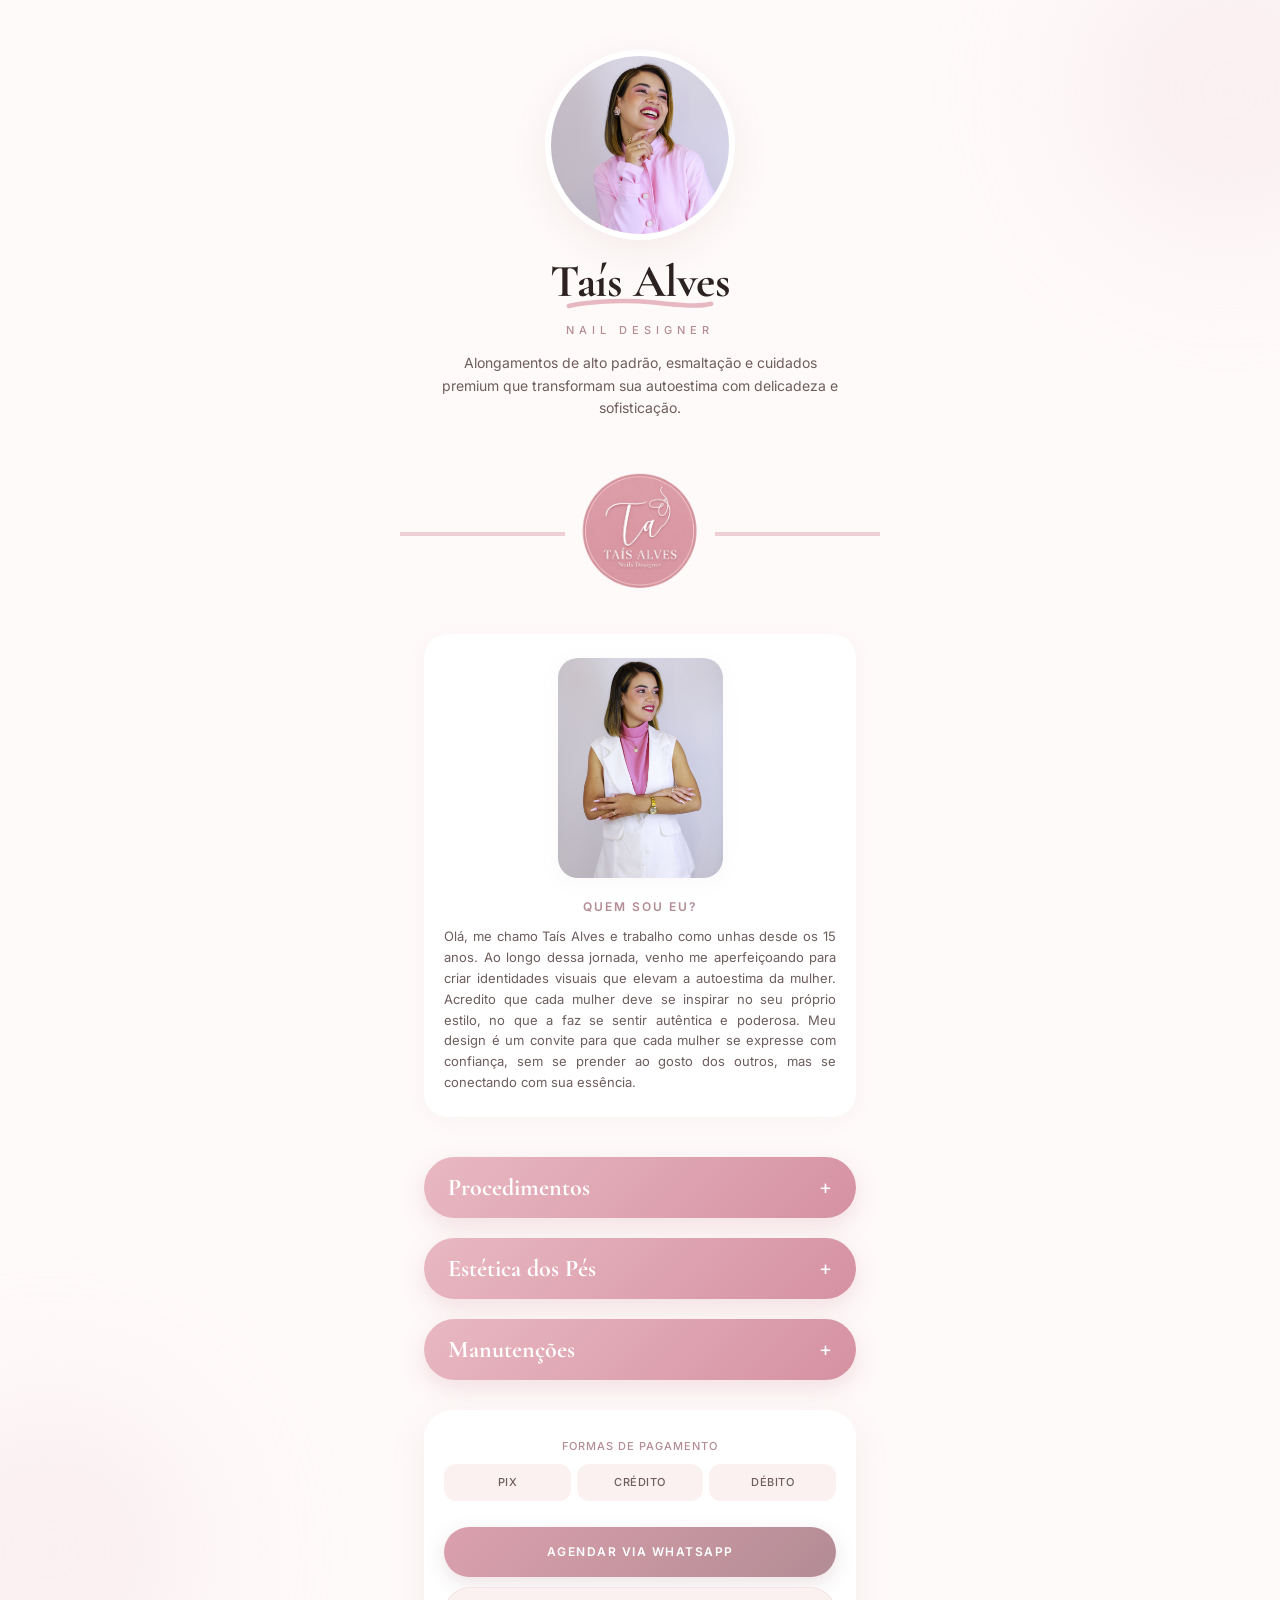
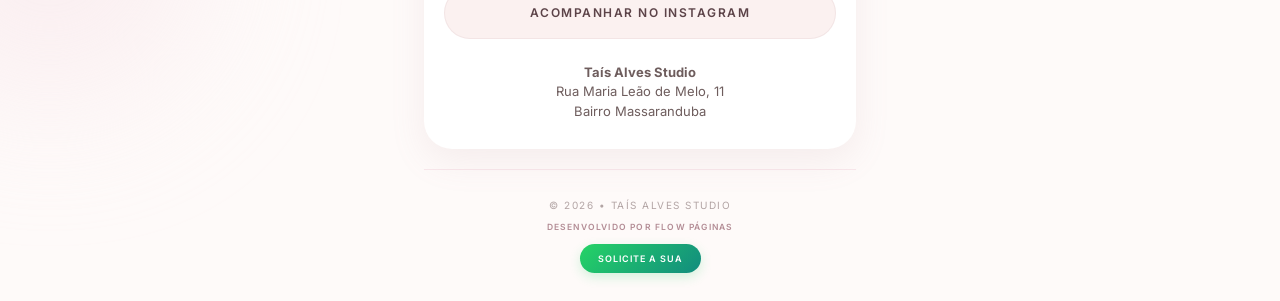
<file: index.html>
<!DOCTYPE html>
<html lang="pt-BR">
<head>
<meta charset="UTF-8" />
<meta name="viewport" content="width=device-width, initial-scale=1.0, maximum-scale=5.0"/>
<title>Taís Alves — Nail Designer</title>
<link rel="preconnect" href="https://fonts.googleapis.com">
<link rel="preconnect" href="https://fonts.gstatic.com" crossorigin>
<link href="https://fonts.googleapis.com/css2?family=Inter:wght@300;400;500;600&family=Cormorant+Garamond:ital,wght=0,400;0,500;0,600;0,700;1,400&display=swap" rel="stylesheet">
<style>
:root{
  --bg: #fefaf9;
  --bg-sub: #fbf1f0;
  --rosa-soft: #f8e7eb;
  --rosa-medium: #e8b8c2;
  --rosa-dark: #b38c95;
  --gold: #c8a27a;
  --texto-main: #2d2222;
  --texto-muted: #6e5d5d;
  --branco: #ffffff;
  --shadow-sm: 0 4px 20px rgba(179,140,149,0.06);
  --shadow-md: 0 12px 35px rgba(179,140,149,0.12);
}

*{
  margin:0;
  padding:0;
  box-sizing:border-box;
}

html, body {
  width: 100%;
  max-width: 100%;
  background: var(--bg);
  overflow-x: hidden;
}

body{
  font-family: 'Inter', sans-serif;
  color: var(--texto-main);
  line-height: 1.5;
  position: relative;
}

img{
  display: block;
  max-width: 100%;
  height: auto;
}

a{
  text-decoration: none;
  color: inherit;
}

.container{
  width: 100%;
  max-width: 480px;
  margin: 0 auto;
  padding: 0 24px;
  position: relative;
  z-index: 10;
}

/* DEGRADÊS DE FUNDO ESTÁTICOS */
.bg-glow {
  position: absolute;
  top: 0;
  left: 0;
  width: 100%;
  height: 100%;
  pointer-events: none;
  z-index: 1;
  overflow: hidden;
}

.glow-orb {
  position: absolute;
  width: 300px;
  height: 300px;
  border-radius: 50%;
  background: var(--rosa-soft);
  filter: blur(70px);
  opacity: 0.6;
}

.orb-tr { top: -60px; right: -100px; } 
.orb-bl { bottom: 200px; left: -100px; } 

/* HERO SECTION */
.hero{
  padding: 50px 0 10px;
  background: transparent;
  text-align: center;
}

.hero-content{
  width: 100%;
}

.hero-img{
  width: 190px;
  height: 190px;
  border-radius: 50%;
  overflow: hidden;
  margin: 0 auto;
  border: 6px solid var(--branco);
  box-shadow: var(--shadow-md);
  position: relative;
}

.hero-img img{
  width: 100%;
  height: 100%;
  object-fit: cover;
  object-position: center 18%;
}

.hero-name-container {
  display: inline-block;
  position: relative;
  margin-top: 20px;
}

.hero-name{
  font-family: 'Cormorant Garamond', serif;
  font-size: 46px;
  line-height: 0.95;
  font-weight: 700;
  color: var(--texto-main);
  letter-spacing: -0.5px;
}

/* ANIMAÇÃO DA PINCELADA EFEITO DESENHO */
.brush-stroke {
  position: absolute;
  bottom: -8px;
  left: 50%;
  transform: translateX(-50%);
  width: 150px;
  height: auto;
  pointer-events: none;
}

.brush-stroke path {
  stroke-dasharray: 300;
  stroke-dashoffset: 300;
  animation: drawStroke 1.8s cubic-bezier(0.4, 0, 0.2, 1) forwards;
  animation-delay: 0.5s;
}

@keyframes drawStroke {
  to {
    stroke-dashoffset: 0;
  }
}

.hero-role{
  margin-top: 18px;
  font-size: 11px;
  font-weight: 500;
  letter-spacing: 5px;
  text-transform: uppercase;
  color: var(--rosa-dark);
}

.hero p{
  margin-top: 14px;
  font-size: 14px;
  line-height: 1.6;
  color: var(--texto-muted);
  padding: 0 10px;
}

/* DIVISÓRIA DA LOGO COM LINHAS INFINITAS */
.brand-logo-divider-container {
  display: flex;
  align-items: center;
  justify-content: center;
  width: auto;
  margin-left: -24px;  
  margin-right: -24px; 
  padding: 35px 0 20px;
  gap: 0;
}

.brand-logo-divider-container::before,
.brand-logo-divider-container::after {
  content: "";
  flex: 1;
  height: 4px;
  background: var(--rosa-medium);
  opacity: 0.65;
}

.brand-logo-inner {
  padding: 0 5px; 
  flex-shrink: 0;
  display: flex;
  align-items: center;
}

.brand-logo-inner img {
  width: 140px; 
  height: auto;
  display: block;
}

/* SECTIONS E ACORDION */
.section{
  padding: 10px 0;
  position: relative;
}

.accordion-trigger {
  width: 100%;
  border: none;
  padding: 16px 24px;
  border-radius: 50px;
  background: linear-gradient(135deg, var(--rosa-medium), #d591a2);
  color: var(--branco);
  display: flex;
  justify-content: space-between;
  align-items: center;
  font-family: 'Cormorant Garamond', serif;
  font-size: 24px;
  font-weight: 700;
  cursor: pointer;
  box-shadow: 0 8px 22px rgba(213,145,162, 0.25);
  transition: all 0.3s ease;
  outline: none;
}

.accordion-trigger::after {
  content: '+';
  font-family: 'Inter', sans-serif;
  font-size: 20px;
  font-weight: 400;
  color: var(--branco);
}

.accordion-trigger.active {
  background: linear-gradient(135deg, #d591a2, var(--rosa-dark));
  box-shadow: 0 4px 12px rgba(213,145,162, 0.15);
}

.accordion-trigger.active::after {
  content: '−';
}

.accordion-content {
  max-height: 0;
  overflow: hidden;
  transition: max-height 0.4s cubic-bezier(0.4, 0, 0.2, 1);
}

.accordion-wrapper {
  padding: 16px 2px;
  display: flex;
  flex-direction: column;
  gap: 14px;
}

/* QUEM SOU EU */
.about-section {
  padding: 10px 0 30px;
}

.about{
  background: var(--branco);
  padding: 24px 20px;
  border-radius: 24px;
  box-shadow: var(--shadow-sm);
  display: flex;
  flex-direction: column;
  align-items: center;
  text-align: center;
  gap: 20px;
}

.about-image {
  flex-shrink: 0;
}

.about-image img{
  width: 165px;
  height: 220px;
  border-radius: 20px;
  object-fit: cover;
  object-position: center 20%;
  box-shadow: var(--shadow-sm);
}

.about-text{
  width: 100%;
}

.about-text h3{
  font-size: 12px;
  font-weight: 600;
  letter-spacing: 2px;
  text-transform: uppercase;
  color: var(--rosa-dark);
  margin-bottom: 10px;
}

.about-text p{
  font-size: 13px;
  line-height: 1.6;
  color: var(--texto-muted);
  text-align: justify;
}

/* CONTAINER PADRÃO DE SERVIÇOS */
.service-block {
  background: var(--branco);
  padding: 16px;
  border-radius: 24px;
  box-shadow: var(--shadow-sm);
  display: flex;
  flex-direction: row;
  align-items: center;
  gap: 16px;
}

.service-block-image {
  flex-shrink: 0;
}

.service-block-image img {
  width: 100px;
  height: 135px;
  border-radius: 16px;
  object-fit: cover;
}

.service-block-text {
  flex: 1;
}

.service-block-text h4 {
  font-family: 'Cormorant Garamond', serif;
  font-size: 21px;
  font-weight: 700;
  color: var(--texto-main);
  margin-bottom: 4px;
  line-height: 1.2;
}

.service-block-text h5 {
  font-size: 9px;
  font-weight: 600;
  letter-spacing: 1.5px;
  text-transform: uppercase;
  color: var(--rosa-dark);
  margin-bottom: 2px;
}

.service-block-text p {
  font-size: 12px;
  line-height: 1.45;
  color: var(--texto-muted);
}

/* CONTATOS E PAGAMENTO */
.payment-section {
  padding: 20px 0;
}

.payment-box{
  background: var(--branco);
  padding: 28px 20px;
  border-radius: 28px;
  box-shadow: var(--shadow-md);
}

.payment-list{
  display: grid;
  grid-template-columns: repeat(3, 1fr);
  gap: 6px;
  margin-top: 10px;
}

.payment-item{
  padding: 10px 4px;
  border-radius: 12px;
  background: var(--bg-sub);
  font-size: 11px;
  font-weight: 500;
  letter-spacing: 0.5px;
  text-transform: uppercase;
  color: var(--texto-muted);
  text-align: center;
}

.socials{
  margin-top: 26px;
  display: flex;
  flex-direction: column;
  gap: 10px;
}

.socials a{
  padding: 16px;
  border-radius: 50px;
  font-size: 12px;
  font-weight: 600;
  letter-spacing: 1.5px;
  text-transform: uppercase;
  text-align: center;
}

.btn-instagram{
  background: var(--bg-sub);
  color: #5c4348;
  border: 1px solid rgba(179,140,149,0.12);
}

.btn-whatsapp{
  background: linear-gradient(135deg, #dba0ad, var(--rosa-dark));
  color: var(--branco);
  box-shadow: 0 6px 18px rgba(179,140,149,0.25);
}

.address{
  margin-top: 24px;
  font-size: 13px;
  line-height: 1.5;
  color: var(--texto-muted);
  text-align: center;
}

/* FOOTER */
footer{
  padding: 28px 0;
  text-align: center;
  font-size: 10px;
  letter-spacing: 1.5px;
  text-transform: uppercase;
  color: #b2a4a4;
  border-top: 1px solid var(--rosa-soft);
  display: flex;
  flex-direction: column;
  align-items: center;
  gap: 8px;
}

.credits {
  font-size: 8.5px;
  font-weight: 600;
  letter-spacing: 1.2px;
  color: var(--rosa-dark);
  text-transform: uppercase;
}

/* MINI BOTÃO DE CAPTAÇÃO DA AGÊNCIA (PADRÃO PREMIUM DA PÁGINA) */
.btn-flow {
  display: inline-block;
  padding: 8px 18px;
  border-radius: 50px;
  font-size: 9px;
  font-weight: 600;
  letter-spacing: 1px;
  text-transform: uppercase;
  color: var(--branco);
  background: linear-gradient(135deg, #25D366, #128C7E);
  box-shadow: 0 4px 12px rgba(37, 211, 102, 0.2);
  transition: all 0.3s ease;
  margin-top: 2px;
}

.btn-flow:active {
  transform: scale(0.96);
  box-shadow: 0 2px 6px rgba(37, 211, 102, 0.15);
}
</style>
</head>
<body>

<div class="bg-glow">
  <div class="glow-orb orb-tr"></div>
  <div class="glow-orb orb-bl"></div>
</div>

<div class="container">

  <section class="hero">
    <div class="hero-content">
      <div class="hero-img">
        <img src="F1C.JPG" alt="Taís Alves">
      </div>

      <div class="hero-name-container">
        <h1 class="hero-name">Taís Alves</h1>
        <svg class="brush-stroke" viewBox="0 0 200 20" fill="none" xmlns="http://www.w3.org/2000/svg">
          <path d="M5 12C35 5 85 4 115 7C145 10 175 14 195 9" stroke="#e8b8c2" stroke-width="6" stroke-linecap="round" stroke-linejoin="round"/>
        </svg>
      </div>

      <div class="hero-role">Nail Designer</div>
      <p>Alongamentos de alto padrão, esmaltação e cuidados premium que transformam sua autoestima com delicadeza e sofisticação.</p>
    </div>
  </section>

  <div class="brand-logo-divider-container">
    <div class="brand-logo-inner">
      <img src="page12.png" alt="Taís Alves Nails Designer Logo">
    </div>
  </div>

  <section class="section about-section">
    <div class="about">
      <div class="about-image">
        <img src="F2Q.JPG" alt="Taís Alves">
      </div>
      <div class="about-text">
        <h3>Quem sou eu?</h3>
        <p>Olá, me chamo Taís Alves e trabalho como unhas desde os 15 anos. Ao longo dessa jornada, venho me aperfeiçoando para criar identidades visuais que elevam a autoestima da mulher. Acredito que cada mulher deve se inspirar no seu próprio estilo, no que a faz se sentir autêntica e poderosa. Meu design é um convite para que cada mulher se expresse com confiança, sem se prender ao gosto dos outros, mas se conectando com sua essência.</p>
      </div>
    </div>
  </section>

  <section class="section">
    <button class="accordion-trigger" aria-expanded="false">Procedimentos</button>
    <div class="accordion-content">
      <div class="accordion-wrapper">

        <div class="service-block">
          <div class="service-block-image">
            <img src="alonf.jpg" alt="Fibra de Vidro">
          </div>
          <div class="service-block-text">
            <h4>Fibra de Vidro</h4>
            <p>A fibra de vidro para unhas é um material composto por filamentos finos que, quando aplicados com um gel ou resina, reforçam a estrutura da unha, proporcionando alongamento leve, resistente e natural.</p>
          </div>
        </div>

        <div class="service-block">
          <div class="service-block-image">
            <img src="blida.jpg" alt="Blindagem Diamond">
          </div>
          <div class="service-block-text">
            <h4>Blindagem Diamond</h4>
            <p>Camada protetora ideal para blindar suas unhas naturais contra quebras estruturais e rachaduras, promovendo brilho uniforme por muito mais tempo.</p>
          </div>
        </div>

        <div class="service-block">
          <div class="service-block-image">
            <img src="unhasgel.jpg" alt="Esmaltação em Gel / Molde F1">
          </div>
          <div class="service-block-text">
            <h4>Esmaltação em Gel</h4>
            <p>O molde F1 para unhas em gel é um sistema de suporte técnico de alta precisão, desenvolvido para garantir o alongamento exato e simétrico das unhas.</p>
          </div>
        </div>

      </div>
    </div>
  </section>

  <section class="section">
    <button class="accordion-trigger" aria-expanded="false">Estética dos Pés</button>
    <div class="accordion-content">
      <div class="accordion-wrapper">

        <div class="service-block">
          <div class="service-block-image">
            <img src="spap.jpg" alt="SPA dos Pés">
          </div>
          <div class="service-block-text">
            <h4>SPA dos Pés</h4>
            <p>Tratamento relaxante com esfoliação, imersão em água morna e hidratação profunda para remover calosidades e renovar totalmente a pele.</p>
          </div>
        </div>

        <div class="service-block">
          <div class="service-block-image">
            <img src="Premium.png" alt="Pedicure Premium">
          </div>
          <div class="service-block-text">
            <h4>Pedicure Premium</h4>
            <p>Cuidado meticuloso focado na saúde e na estética das unhas dos pés, oferecendo corte correto, remoção higiênica de cutículas e acabamento limpo.</p>
          </div>
        </div>

      </div>
    </div>
  </section>

  <section class="section">
    <button class="accordion-trigger" aria-expanded="false">Manutenções</button>
    <div class="accordion-content">
      <div class="accordion-wrapper">

        <div class="service-block">
          <div class="service-block-image">
            <img src="along.png" alt="Alongamento">
          </div>
          <div class="service-block-text">
            <h5>Cuidados</h5>
            <h4>Alongamento</h4>
            <p>A manutenção deve ser realizada entre 15 e 20 dias para preservar resistência e beleza.</p>
          </div>
        </div>

        <div class="service-block">
          <div class="service-block-image">
            <img src="cuidados-2.png" alt="Esmaltação em Gel">
          </div>
          <div class="service-block-text">
            <h5>Cuidados</h5>
            <h4>Esmaltação em Gel</h4>
            <p>Evite remover em casa para não comprometer a saúde das unhas naturais.</p>
          </div>
        </div>

      </div>
    </div>
  </section>

  <section class="section payment-section">
    <div class="payment-box">
      <p style="font-size: 11px; text-transform: uppercase; letter-spacing: 1px; color: var(--rosa-dark); font-weight: 500; text-align: center;">Formas de pagamento</p>
      <div class="payment-list">
        <div class="payment-item">Pix</div>
        <div class="payment-item">Crédito</div>
        <div class="payment-item">Débito</div>
      </div>

      <div class="socials">
        <a href="https://wa.me/558299385421" class="btn-whatsapp" target="_blank">Agendar via WhatsApp</a>
        <a href="https://www.instagram.com/taisalves.naildesigner?utm_source=qr" class="btn-instagram" target="_blank">Acompanhar no Instagram</a>
      </div>

      <div class="address">
        <strong>Taís Alves Studio</strong><br>
        Rua Maria Leão de Melo, 11<br>
        Bairro Massaranduba
      </div>
    </div>
  </section>

  <footer>
    <span>© <span id="year"></span> • Taís Alves Studio</span>
    <span class="credits">DESENVOLVIDO POR FLOW PÁGINAS</span>
    <a href="https://wa.me/5534997131243" class="btn-flow" target="_blank">Solicite a sua</a>
  </footer>

</div>

<script>
  document.getElementById('year').textContent = new Date().getFullYear();

  document.querySelectorAll('.accordion-trigger').forEach(trigger => {
    trigger.addEventListener('click', function() {
      this.classList.toggle('active');
      const content = this.nextElementSibling;
      if (this.classList.contains('active')) {
        content.style.maxHeight = content.scrollHeight + "px";
        this.setAttribute('aria-expanded', 'true');
      } else {
        content.style.maxHeight = "0px";
        this.setAttribute('aria-expanded', 'false');
      }
    });
  });
</script>

</body>
</file>
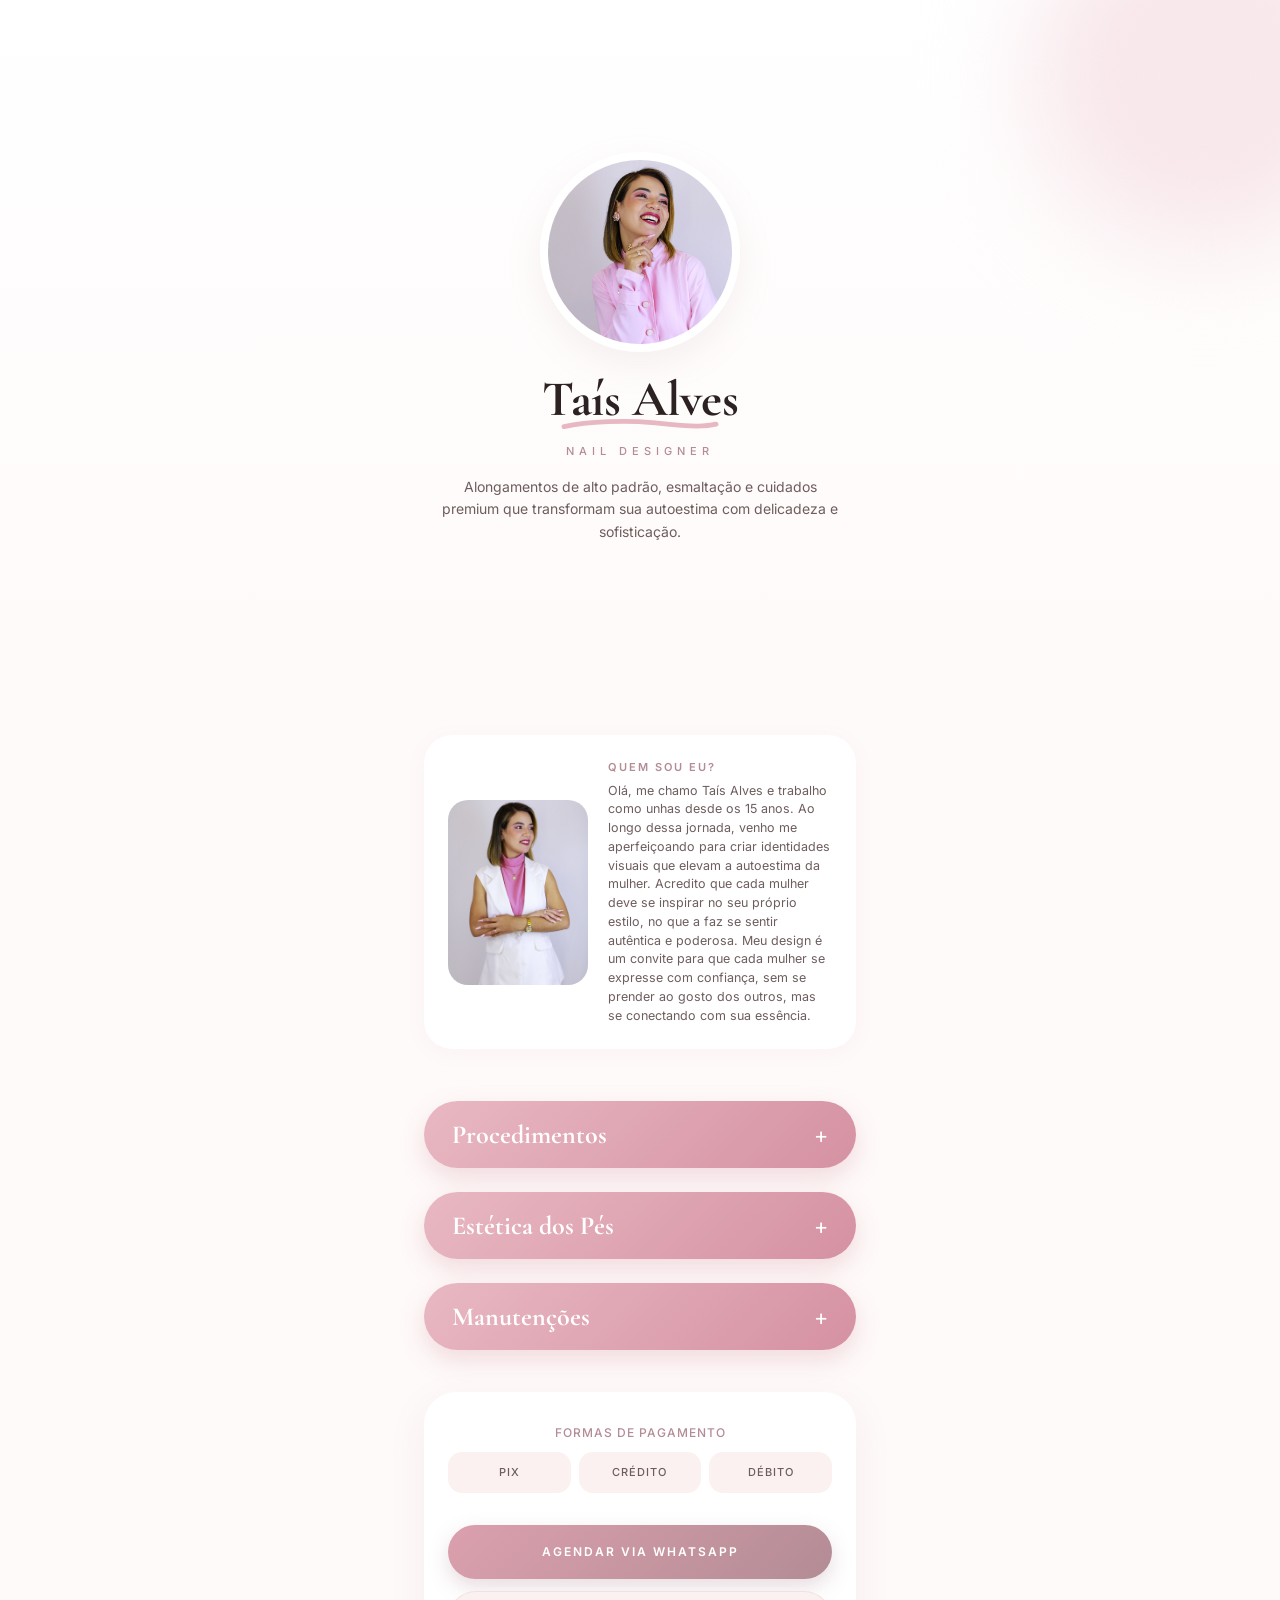
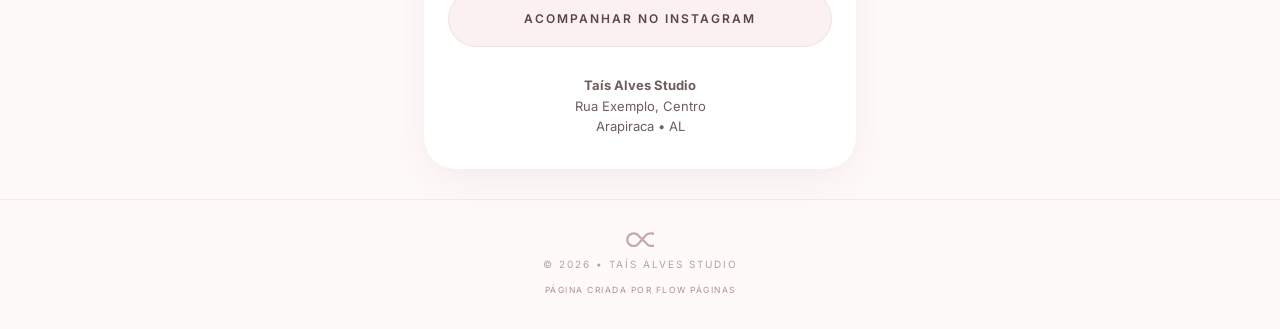
<file: page1.html>
<!DOCTYPE html>
<html lang="pt-BR">
<head>
<meta charset="UTF-8" />
<meta name="viewport" content="width=device-width, initial-scale=1.0"/>

<title>Taís Alves — Nail Designer</title>

<link rel="preconnect" href="https://fonts.googleapis.com">
<link rel="preconnect" href="https://fonts.gstatic.com" crossorigin>
<link href="https://fonts.googleapis.com/css2?family=Inter:wght@300;400;500;600&family=Cormorant+Garamond:ital,wght=0,400;0,500;0,600;0,700;1,400&display=swap" rel="stylesheet">

<style>
:root{
  --bg: #fefaf9;
  --bg-sub: #fbf1f0;
  --rosa-soft: #f8e7eb;
  --rosa-medium: #e8b8c2;
  --rosa-dark: #b38c95;
  --gold: #c8a27a;
  --texto-main: #2d2222;
  --texto-muted: #6e5d5d;
  --branco: #ffffff;
  --shadow-sm: 0 4px 20px rgba(179,140,149,0.06);
  --shadow-md: 0 12px 35px rgba(179,140,149,0.12);
}

*{
  margin:0;
  padding:0;
  box-sizing:border-box;
}

html{
  scroll-behavior:smooth;
  -webkit-text-size-adjust: 100%;
}

body{
  background: var(--bg);
  font-family: 'Inter', sans-serif;
  color: var(--texto-main);
  overflow-x: hidden;
  line-height: 1.5;
}

img{
  display: block;
  max-width: 100%;
  height: auto;
}

a{
  text-decoration: none;
  color: inherit;
}

.container{
  width: 100%;
  max-width: 480px;
  margin: 0 auto;
  padding: 0 24px;
}

/* HERO SECTION */
.hero{
  min-height: 75vh;
  display: flex;
  align-items: center;
  justify-content: center;
  position: relative;
  overflow: hidden;
  padding: 60px 0 40px;
  background: linear-gradient(180deg, var(--branco) 0%, var(--bg) 100%);
}

.hero::before{
  content: "";
  position: absolute;
  width: 350px;
  height: 350px;
  background: var(--rosa-soft);
  border-radius: 50%;
  top: -100px;
  right: -100px;
  filter: blur(50px);
  z-index: 1;
}

.hero-content{
  position: relative;
  z-index: 2;
  text-align: center;
  width: 100%;
}

.hero-img{
  width: 200px;
  height: 200px;
  border-radius: 50%;
  overflow: hidden;
  margin: 0 auto;
  border: 8px solid var(--branco);
  box-shadow: var(--shadow-md);
  position: relative;
}

.hero-img img{
  width: 100%;
  height: 100%;
  object-fit: cover;
  object-position: center 18%;
}

.hero-name-container {
  display: inline-block;
  position: relative;
  margin-top: 24px;
}

.hero-name{
  font-family: 'Cormorant Garamond', serif;
  font-size: 50px;
  line-height: 0.95;
  font-weight: 700;
  color: var(--texto-main);
  letter-spacing: -0.5px;
}

.brush-stroke {
  position: absolute;
  bottom: -10px;
  left: 50%;
  transform: translateX(-50%);
  width: 160px;
  height: auto;
  pointer-events: none;
}

.brush-line {
  stroke-dasharray: 500;
  stroke-dashoffset: 500;
  animation: drawStroke 1.8s cubic-bezier(0.4, 0, 0.2, 1) forwards;
  animation-delay: 0.3s;
}

@keyframes drawStroke {
  to { stroke-dashoffset: 0; }
}

.hero-role{
  margin-top: 20px;
  font-size: 11px;
  font-weight: 500;
  letter-spacing: 5px;
  text-transform: uppercase;
  color: var(--rosa-dark);
}

.hero p{
  margin-top: 16px;
  font-size: 14px;
  line-height: 1.6;
  color: var(--texto-muted);
  padding: 0 15px;
}

/* SECTIONS E ACORDION */
.section{
  padding: 12px 0;
  position: relative;
}

.accordion-trigger {
  width: 100%;
  border: none;
  padding: 18px 28px;
  border-radius: 50px;
  background: linear-gradient(135deg, var(--rosa-medium), #d591a2);
  color: var(--branco);
  display: flex;
  justify-content: space-between;
  align-items: center;
  font-family: 'Cormorant Garamond', serif;
  font-size: 26px;
  font-weight: 700;
  cursor: pointer;
  box-shadow: 0 10px 25px rgba(213,145,162, 0.3);
  transition: all 0.3s ease;
}

.accordion-trigger::after {
  content: '+';
  font-family: 'Inter', sans-serif;
  font-size: 22px;
  font-weight: 400;
  color: var(--branco);
  transition: transform 0.3s ease;
}

.accordion-trigger.active {
  background: linear-gradient(135deg, #d591a2, var(--rosa-dark));
  box-shadow: 0 4px 15px rgba(213,145,162, 0.2);
}

.accordion-trigger.active::after {
  content: '−';
}

.accordion-content {
  max-height: 0;
  overflow: hidden;
  transition: max-height 0.4s cubic-bezier(0.4, 0, 0.2, 1);
  background: transparent;
}

.accordion-wrapper {
  padding: 20px 4px;
  display: flex;
  flex-direction: column;
  gap: 16px;
}

/* QUEM SOU EU */
.about-section {
  padding: 60px 0 40px;
}

.about{
  background: var(--branco);
  padding: 24px;
  border-radius: 28px;
  box-shadow: var(--shadow-sm);
  display: flex;
  flex-direction: row;
  align-items: center;
  gap: 20px;
}

.about-image {
  flex-shrink: 0;
}

.about-image img{
  width: 140px;
  height: 185px;
  border-radius: 20px;
  object-fit: cover;
  object-position: center 20%;
}

.about-text{
  flex: 1;
}

.about-text h3{
  font-size: 11px;
  font-weight: 600;
  letter-spacing: 2px;
  text-transform: uppercase;
  color: var(--rosa-dark);
  margin-bottom: 6px;
}

.about-text p{
  font-size: 12.5px;
  line-height: 1.5;
  color: var(--texto-muted);
}

/* CONTAINER PADRÃO DE SERVIÇOS (USADO EM PROCEDIMENTOS, PÉS E MANUTENÇÕES) */
.service-block {
  background: var(--branco);
  padding: 20px;
  border-radius: 28px;
  box-shadow: var(--shadow-sm);
  display: flex;
  flex-direction: row;
  align-items: center;
  gap: 20px;
}

.service-block-image {
  flex-shrink: 0;
}

.service-block-image img {
  width: 120px;
  height: 160px;
  border-radius: 20px;
  object-fit: cover;
}

.service-block-text {
  flex: 1;
}

.service-block-text h4 {
  font-family: 'Cormorant Garamond', serif;
  font-size: 24px;
  font-weight: 700;
  color: var(--texto-main);
  margin-bottom: 6px;
  line-height: 1.2;
}

/* Subtítulo pequeno opcional usado nas manutenções */
.service-block-text h5 {
  font-size: 9px;
  font-weight: 600;
  letter-spacing: 2px;
  text-transform: uppercase;
  color: var(--rosa-dark);
  margin-bottom: 2px;
}

.service-block-text p {
  font-size: 12px;
  line-height: 1.5;
  color: var(--texto-muted);
}

/* CONTATOS E PAGAMENTO */
.payment-section {
  padding: 30px 0;
}

.payment-box{
  background: var(--branco);
  padding: 32px 24px;
  border-radius: 32px;
  box-shadow: var(--shadow-md);
}

.payment-list{
  display: grid;
  grid-template-columns: repeat(3, 1fr);
  gap: 8px;
  margin-top: 10px;
}

.payment-item{
  padding: 12px 5px;
  border-radius: 14px;
  background: var(--bg-sub);
  font-size: 11px;
  font-weight: 500;
  letter-spacing: 1px;
  text-transform: uppercase;
  color: var(--texto-muted);
  text-align: center;
}

.socials{
  margin-top: 32px;
  display: flex;
  flex-direction: column;
  gap: 12px;
}

.socials a{
  padding: 18px;
  border-radius: 50px;
  font-size: 12px;
  font-weight: 600;
  letter-spacing: 2px;
  text-transform: uppercase;
  text-align: center;
  transition: all 0.2s ease;
}

.btn-instagram{
  background: var(--bg-sub);
  color: #5c4348;
  border: 1px solid rgba(179,140,149,0.15);
}

.btn-whatsapp{
  background: linear-gradient(135deg, #dba0ad, var(--rosa-dark));
  color: var(--branco);
  box-shadow: 0 8px 20px rgba(179,140,149,0.3);
}

.address{
  margin-top: 28px;
  font-size: 13px;
  line-height: 1.6;
  color: var(--texto-muted);
  text-align: center;
}

/* FOOTER */
footer{
  padding: 32px 0;
  text-align: center;
  font-size: 10px;
  font-weight: 400;
  letter-spacing: 2px;
  text-transform: uppercase;
  color: #b2a4a4;
  border-top: 1px solid var(--rosa-soft);
  display: flex;
  flex-direction: column;
  align-items: center;
  gap: 10px;
}

.footer-logo {
  width: 28px; 
  height: auto;
  opacity: 0.75;
}

.credits {
  font-size: 8.5px;
  letter-spacing: 1.5px;
  color: var(--rosa-dark);
  margin-top: 2px;
}
</style>
</head>

<body>

<section class="hero">
  <div class="container">
    <div class="hero-content">
      <div class="hero-img">
        <img src="F1C.JPG" alt="Taís Alves">
      </div>

      <div class="hero-name-container">
        <h1 class="hero-name">Taís Alves</h1>
        <svg class="brush-stroke" viewBox="0 0 200 20" fill="none" xmlns="http://www.w3.org/2000/svg">
          <path class="brush-line" d="M5 12C35 5 85 4 115 7C145 10 175 14 195 9" stroke="#e8b8c2" stroke-width="6" stroke-linecap="round" stroke-linejoin="round"/>
        </svg>
      </div>

      <div class="hero-role">Nail Designer</div>

      <p>Alongamentos de alto padrão, esmaltação e cuidados premium que transformam sua autoestima com delicadeza e sofisticação.</p>
    </div>
  </div>
</section>

<section class="section about-section">
  <div class="container">
    <div class="about">
      <div class="about-image">
        <img src="F2Q.JPG" alt="Taís Alves">
      </div>
      <div class="about-text">
        <h3>Quem sou eu?</h3>
        <p>Olá, me chamo Taís Alves e trabalho como unhas desde os 15 anos. Ao longo dessa jornada, venho me aperfeiçoando para criar identidades visuais que elevam a autoestima da mulher. Acredito que cada mulher deve se inspirar no seu próprio estilo, no que a faz se sentir autêntica e poderosa. Meu design é um convite para que cada mulher se expresse com confiança, sem se prender ao gosto dos outros, mas se conectando com sua essência.</p>
      </div>
    </div>
  </div>
</section>

<section class="section">
  <div class="container">
    <button class="accordion-trigger" aria-expanded="false">Procedimentos</button>
    <div class="accordion-content">
      <div class="accordion-wrapper">

        <div class="service-block">
          <div class="service-block-image">
            <img src="alonf.jpg" alt="Fibra de Vidro">
          </div>
          <div class="service-block-text">
            <h4>Fibra de Vidro</h4>
            <p>A fibra de vidro para unhas é um material composto por filamentos finos que, quando aplicados com um gel ou resina, reforçam a estrutura da unha, proporcionando alongamento leve, resistente e natural. É uma técnica duradoura, ideal para quem busca uma alternativa mais fina e flexível, com acabamento impecável e menor risco de quebra.</p>
          </div>
        </div>

        <div class="service-block">
          <div class="service-block-image">
            <img src="blida.jpg" alt="Blindagem Diamond">
          </div>
          <div class="service-block-text">
            <h4>Blindagem Diamond</h4>
            <p>Camada protetora ideal para blindar suas unhas naturais contra quebras estruturais e rachaduras, promovendo brilho uniforme por muito mais tempo.</p>
          </div>
        </div>

        <div class="service-block">
          <div class="service-block-image">
            <img src="unhasgel.jpg" alt="Esmaltação em Gel / Molde F1">
          </div>
          <div class="service-block-text">
            <h4>Esmaltação em Gel</h4>
            <p>O molde F1 para unhas em gel é um sistema de suporte técnico de alta precisão, desenvolvido para garantir o alongamento exato e simétrico das unhas. Ele é feito de material de alta qualidade, permitindo uma aderência segura e um controle preciso do formato. Ideal para profissionais que buscam um resultado duradouro, natural e com alta performance.</p>
          </div>
        </div>

      </div>
    </div>
  </div>
</section>

<section class="section">
  <div class="container">
    <button class="accordion-trigger" aria-expanded="false">Estética dos Pés</button>
    <div class="accordion-content">
      <div class="accordion-wrapper">

        <div class="service-block">
          <div class="service-block-image">
            <img src="spap.jpg" alt="SPA dos Pés">
          </div>
          <div class="service-block-text">
            <h4>SPA dos Pés</h4>
            <p>Tratamento relaxante com esfoliação, imersão em água morna e hidratação profunda para remover calosidades e renovar totalmente a pele.</p>
          </div>
        </div>

        <div class="service-block">
          <div class="service-block-image">
            <img src="Premium.png" alt="Pedicure Premium">
          </div>
          <div class="service-block-text">
            <h4>Pedicure Premium</h4>
            <p>Cuidado meticuloso focado na saúde e na estética das unhas dos pés, oferecendo corte correto, remoção higiênica de cutículas e acabamento limpo.</p>
          </div>
        </div>

      </div>
    </div>
  </div>
</section>

<section class="section">
  <div class="container">
    <button class="accordion-trigger" aria-expanded="false">Manutenções</button>
    <div class="accordion-content">
      <div class="accordion-wrapper">

        <div class="service-block">
          <div class="service-block-image">
            <img src="along.png" alt="Alongamento">
          </div>
          <div class="service-block-text">
            <h5>Cuidados</h5>
            <h4>Alongamento</h4>
            <p>A manutenção deve ser realizada entre 15 e 20 dias para preservar resistência e beleza.</p>
          </div>
        </div>

        <div class="service-block">
          <div class="service-block-image">
            <img src="cuidados-2.png" alt="Esmaltação em Gel">
          </div>
          <div class="service-block-text">
            <h5>Cuidados</h5>
            <h4>Esmaltação em Gel</h4>
            <p>Evite remover em casa para não comprometer a saúde das unhas naturais.</p>
          </div>
        </div>

      </div>
    </div>
  </div>
</section>

<section class="section payment-section">
  <div class="container">
    <div class="payment">
      <div class="payment-box">
        
        <p style="font-size: 12px; text-transform: uppercase; letter-spacing: 1px; color: var(--rosa-dark); font-weight: 500; text-align: center;">Formas de pagamento</p>
        
        <div class="payment-list">
          <div class="payment-item">Pix</div>
          <div class="payment-item">Crédito</div>
          <div class="payment-item">Débito</div>
        </div>

        <div class="socials">
          <a href="https://wa.me/SEUNUMERO" class="btn-whatsapp" target="_blank">Agendar via WhatsApp</a>
          <a href="https://instagram.com/SEUUSER" class="btn-instagram" target="_blank">Acompanhar no Instagram</a>
        </div>

        <div class="address">
          <strong>Taís Alves Studio</strong><br>
          Rua Exemplo, Centro<br>
          Arapiraca • AL
        </div>
      </div>
    </div>
  </div>
</section>

<footer>
  <svg class="footer-logo" viewBox="0 0 44 24" fill="none" xmlns="http://www.w3.org/2000/svg">
    <path d="M12 2C6.48 2 2 6.48 2 12s4.48 10 10 10c3.72 0 6.96-2.03 8.72-5.06L31.28 5.06C33.04 2.03 36.28 2 40 2c5.52 0 10 4.48 10 10s-4.52 10-10 10c-3.72 0-6.96-2.03-8.72-5.06L20.72 7.06C18.96 4.03 15.72 2 12 2z" stroke="var(--rosa-dark)" stroke-width="3.5" stroke-linecap="round" stroke-linejoin="round"/>
  </svg>
  
  <span>© <span id="year"></span> • Taís Alves Studio</span>
  <span class="credits">Página criada por Flow Páginas</span>
</footer>

<script>
  document.getElementById('year').textContent = new Date().getFullYear();

  document.querySelectorAll('.accordion-trigger').forEach(trigger => {
    trigger.addEventListener('click', function() {
      this.classList.toggle('active');
      const content = this.nextElementSibling;
      
      if (this.classList.contains('active')) {
        content.style.maxHeight = content.scrollHeight + "px";
        this.setAttribute('aria-expanded', 'true');
      } else {
        content.style.maxHeight = "0px";
        this.setAttribute('aria-expanded', 'false');
      }
    });
  });
</script>

</body>
</html>
</file>
